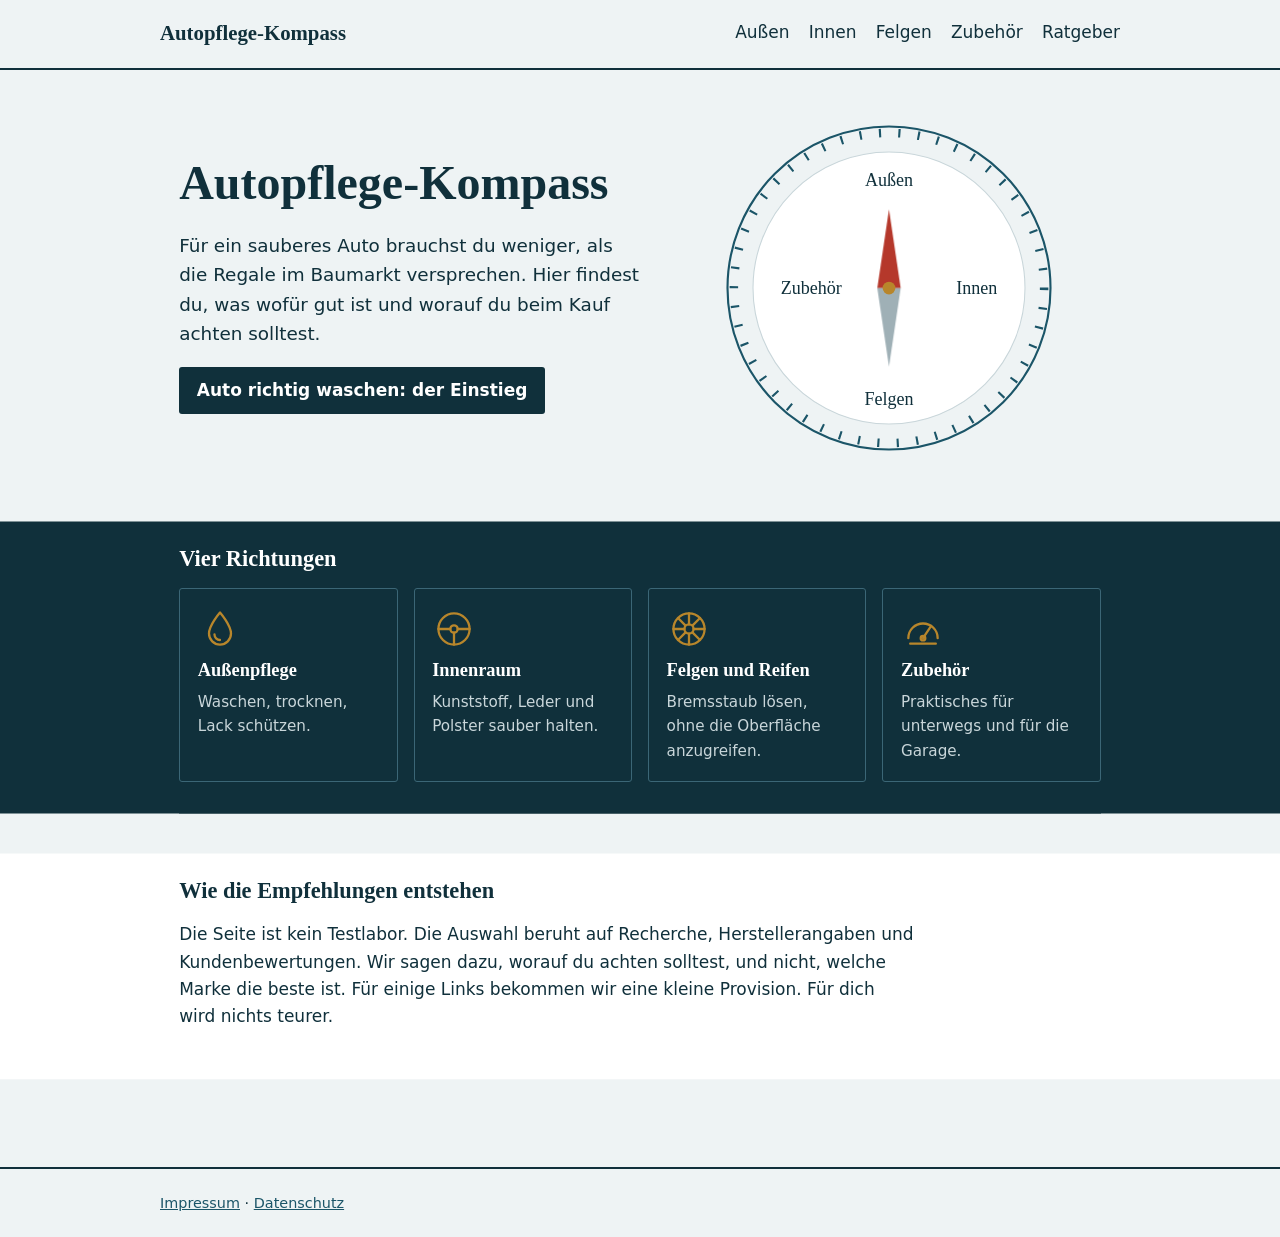
<file: index.html>
<!doctype html>
<html lang="de"><head><meta charset="utf-8">
<meta name="viewport" content="width=device-width,initial-scale=1">
<title>Autopflege-Kompass: Orientierung für Autopflege und Zubehör</title>
<meta name="description" content="Welche Pflegeprodukte brauchst du wirklich? Der Autopflege-Kompass zeigt, worauf es bei Außenpflege, Innenraum, Felgen und Zubehör ankommt.">
<link rel="stylesheet" href="style.css"></head>
<body><header class="top"><a class="brand" href="index.html">Autopflege-Kompass</a>
<nav><a href="kategorie.html?k=aussen">Außen</a><a href="kategorie.html?k=innen">Innen</a><a href="kategorie.html?k=felgen">Felgen</a><a href="kategorie.html?k=zubehoer">Zubehör</a><a href="ratgeber-auto-waschen.html">Ratgeber</a></nav></header>
<main>

<section class="hero"><div><h1>Autopflege-Kompass</h1>
<p class="lead">Für ein sauberes Auto brauchst du weniger, als die Regale im Baumarkt versprechen. Hier findest du, was wofür gut ist und worauf du beim Kauf achten solltest.</p>
<p><a class="btn" href="ratgeber-auto-waschen.html">Auto richtig waschen: der Einstieg</a></p></div>
<svg class="compass" viewBox="0 0 320 320" role="img" aria-label="Kompass mit den Richtungen Außen, Innen, Felgen und Zubehör">
<circle cx="160" cy="160" r="152" fill="none" stroke="#1B5568" stroke-width="2"/>
<circle cx="160" cy="160" r="146" fill="none" stroke="#1B5568" stroke-width="8" stroke-dasharray="2 16.33"/>
<circle cx="160" cy="160" r="128" fill="#fff" stroke="#C9D6DA"/>
<g class="needle"><polygon points="160,86 171,160 149,160" fill="#B5382B"/><polygon points="160,234 171,160 149,160" fill="#9FB0B6"/></g>
<circle cx="160" cy="160" r="6" fill="#B8862B"/>
<g font-family="Georgia,serif" font-size="17" fill="#10303B">
<a href="kategorie.html?k=aussen"><text x="160" y="64" text-anchor="middle">Außen</text></a>
<a href="kategorie.html?k=innen"><text x="262" y="166" text-anchor="end">Innen</text></a>
<a href="kategorie.html?k=felgen"><text x="160" y="270" text-anchor="middle">Felgen</text></a>
<a href="kategorie.html?k=zubehoer"><text x="58" y="166">Zubehör</text></a></g></svg></section>
<section class="band"><h2>Vier Richtungen</h2><ul class="tiles">
<li><a href="kategorie.html?k=aussen"><span class="ic" data-i="aussen"></span><b>Außenpflege</b><span>Waschen, trocknen, Lack schützen.</span></a></li>
<li><a href="kategorie.html?k=innen"><span class="ic" data-i="innen"></span><b>Innenraum</b><span>Kunststoff, Leder und Polster sauber halten.</span></a></li>
<li><a href="kategorie.html?k=felgen"><span class="ic" data-i="felgen"></span><b>Felgen und Reifen</b><span>Bremsstaub lösen, ohne die Oberfläche anzugreifen.</span></a></li>
<li><a href="kategorie.html?k=zubehoer"><span class="ic" data-i="zubehoer"></span><b>Zubehör</b><span>Praktisches für unterwegs und für die Garage.</span></a></li></ul></section>
<section class="band light"><h2>Wie die Empfehlungen entstehen</h2>
<p>Die Seite ist kein Testlabor. Die Auswahl beruht auf Recherche, Herstellerangaben und Kundenbewertungen. Wir sagen dazu, worauf du achten solltest, und nicht, welche Marke die beste ist. Für einige Links bekommen wir eine kleine Provision. Für dich wird nichts teurer.</p></section>
</main>
<footer><p id="hinweis"></p><p><a href="impressum.html">Impressum</a> · <a href="datenschutz.html">Datenschutz</a></p></footer>
<script src="site.js"></script></body></html>
</file>
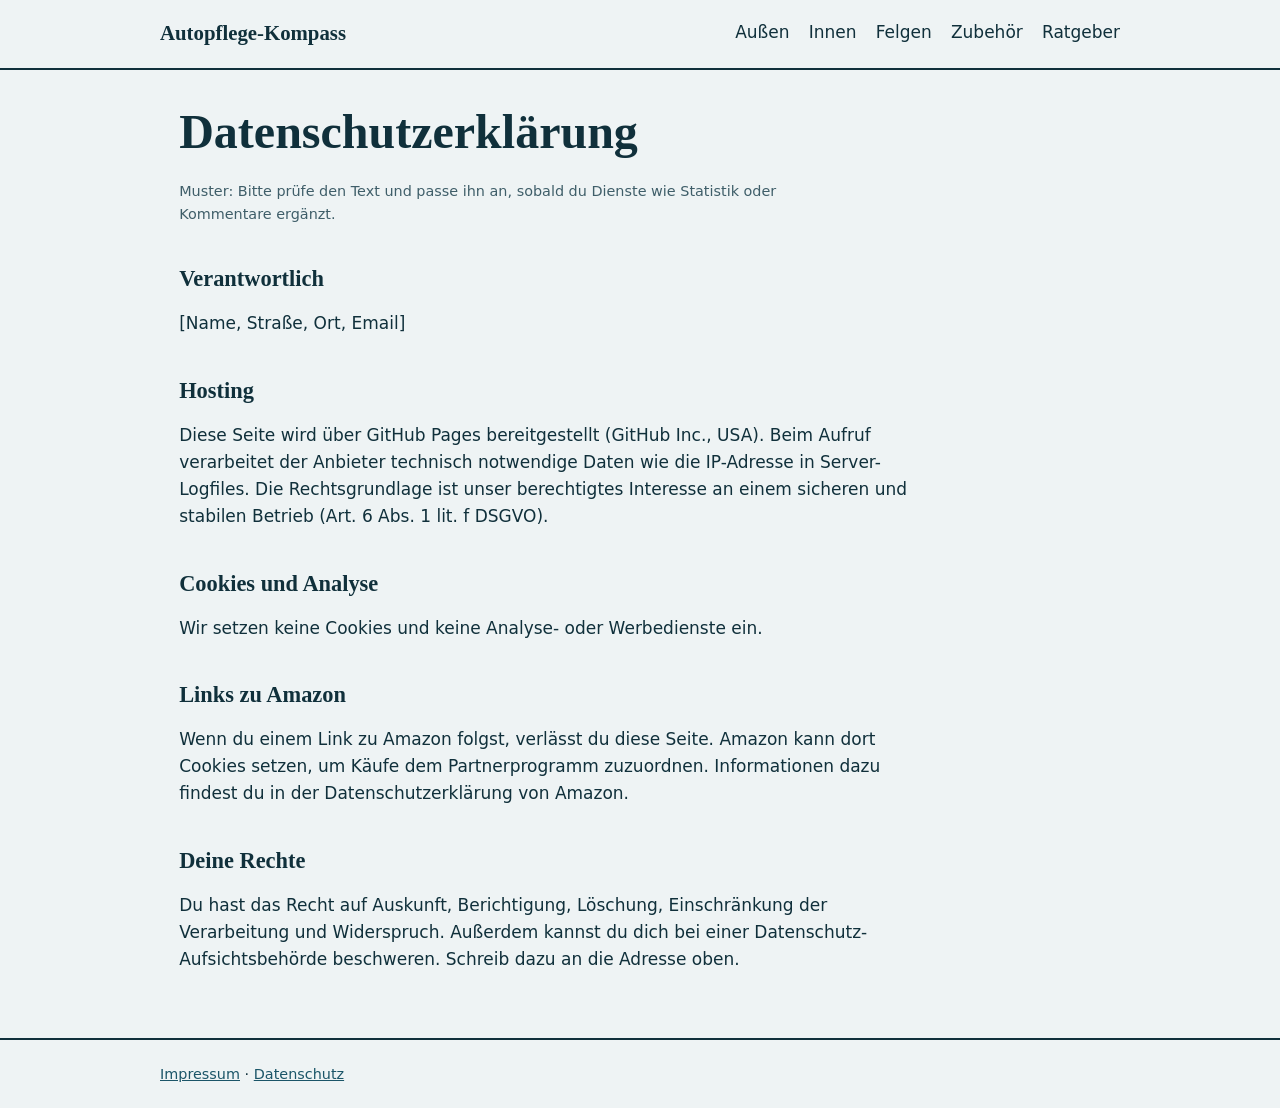
<file: datenschutz.html>
<!doctype html>
<html lang="de"><head><meta charset="utf-8">
<meta name="viewport" content="width=device-width,initial-scale=1">
<title>Datenschutzerklärung | Autopflege-Kompass</title>
<meta name="description" content="Datenschutzerklärung">
<link rel="stylesheet" href="style.css"></head>
<body><header class="top"><a class="brand" href="index.html">Autopflege-Kompass</a>
<nav><a href="kategorie.html?k=aussen">Außen</a><a href="kategorie.html?k=innen">Innen</a><a href="kategorie.html?k=felgen">Felgen</a><a href="kategorie.html?k=zubehoer">Zubehör</a><a href="ratgeber-auto-waschen.html">Ratgeber</a></nav></header>
<main>

<h1>Datenschutzerklärung</h1>
<p class="small">Muster: Bitte prüfe den Text und passe ihn an, sobald du Dienste wie Statistik oder Kommentare ergänzt.</p>
<h2>Verantwortlich</h2><p>[Name, Straße, Ort, Email]</p>
<h2>Hosting</h2><p>Diese Seite wird über GitHub Pages bereitgestellt (GitHub Inc., USA). Beim Aufruf verarbeitet der Anbieter technisch notwendige Daten wie die IP-Adresse in Server-Logfiles. Die Rechtsgrundlage ist unser berechtigtes Interesse an einem sicheren und stabilen Betrieb (Art. 6 Abs. 1 lit. f DSGVO).</p>
<h2>Cookies und Analyse</h2><p>Wir setzen keine Cookies und keine Analyse- oder Werbedienste ein.</p>
<h2>Links zu Amazon</h2><p>Wenn du einem Link zu Amazon folgst, verlässt du diese Seite. Amazon kann dort Cookies setzen, um Käufe dem Partnerprogramm zuzuordnen. Informationen dazu findest du in der Datenschutzerklärung von Amazon.</p>
<h2>Deine Rechte</h2><p>Du hast das Recht auf Auskunft, Berichtigung, Löschung, Einschränkung der Verarbeitung und Widerspruch. Außerdem kannst du dich bei einer Datenschutz-Aufsichtsbehörde beschweren. Schreib dazu an die Adresse oben.</p>
</main>
<footer><p id="hinweis"></p><p><a href="impressum.html">Impressum</a> · <a href="datenschutz.html">Datenschutz</a></p></footer>
<script src="site.js"></script></body></html>
</file>
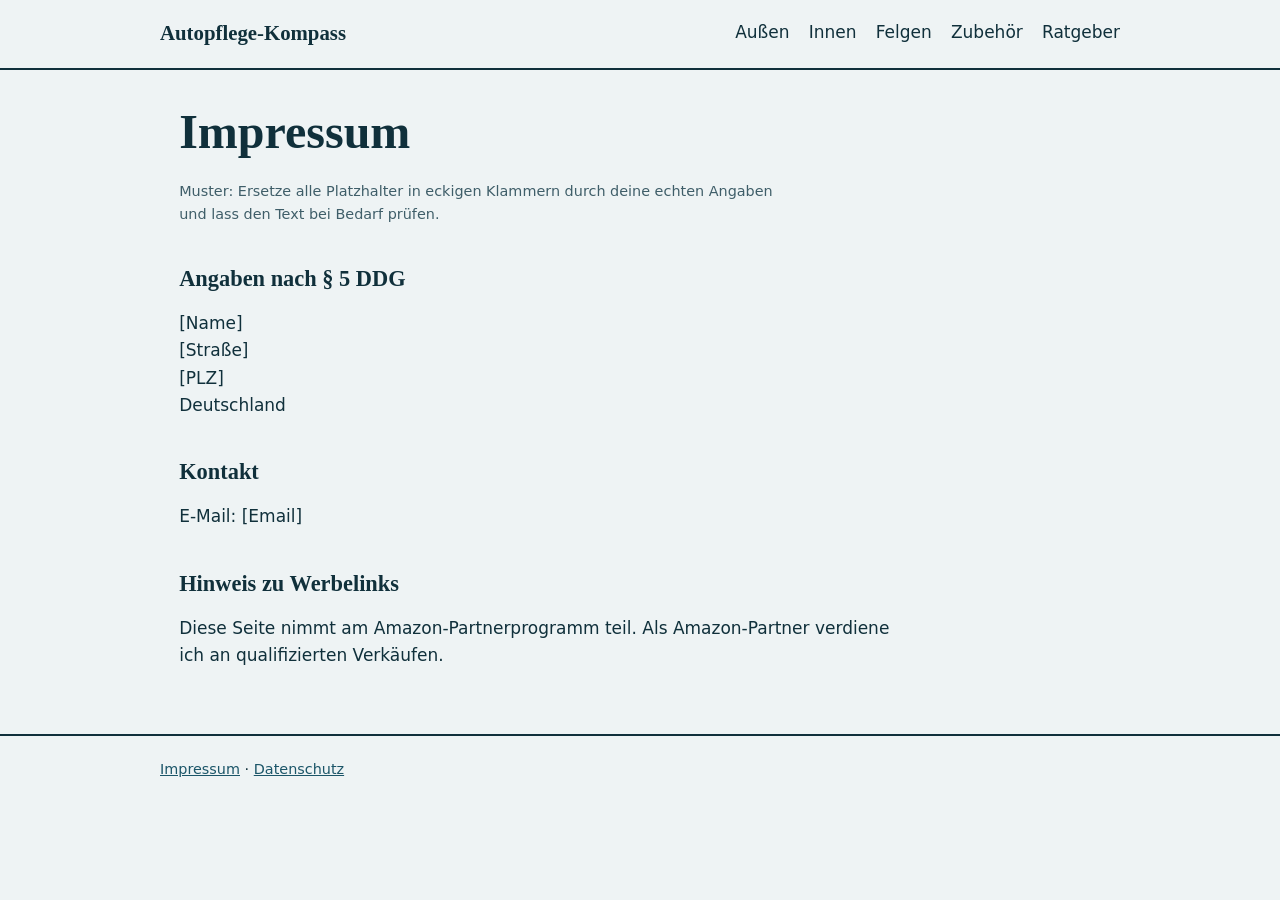
<file: impressum.html>
<!doctype html>
<html lang="de"><head><meta charset="utf-8">
<meta name="viewport" content="width=device-width,initial-scale=1">
<title>Impressum | Autopflege-Kompass</title>
<meta name="description" content="Impressum">
<link rel="stylesheet" href="style.css"></head>
<body><header class="top"><a class="brand" href="index.html">Autopflege-Kompass</a>
<nav><a href="kategorie.html?k=aussen">Außen</a><a href="kategorie.html?k=innen">Innen</a><a href="kategorie.html?k=felgen">Felgen</a><a href="kategorie.html?k=zubehoer">Zubehör</a><a href="ratgeber-auto-waschen.html">Ratgeber</a></nav></header>
<main>

<h1>Impressum</h1>
<p class="small">Muster: Ersetze alle Platzhalter in eckigen Klammern durch deine echten Angaben und lass den Text bei Bedarf prüfen.</p>
<h2>Angaben nach § 5 DDG</h2>
<p>[Name]<br>[Straße]<br>[PLZ]<br>Deutschland</p>
<h2>Kontakt</h2><p>E-Mail: [Email]</p>
<h2>Hinweis zu Werbelinks</h2><p>Diese Seite nimmt am Amazon-Partnerprogramm teil. Als Amazon-Partner verdiene ich an qualifizierten Verkäufen.</p>
</main>
<footer><p id="hinweis"></p><p><a href="impressum.html">Impressum</a> · <a href="datenschutz.html">Datenschutz</a></p></footer>
<script src="site.js"></script></body></html>
</file>
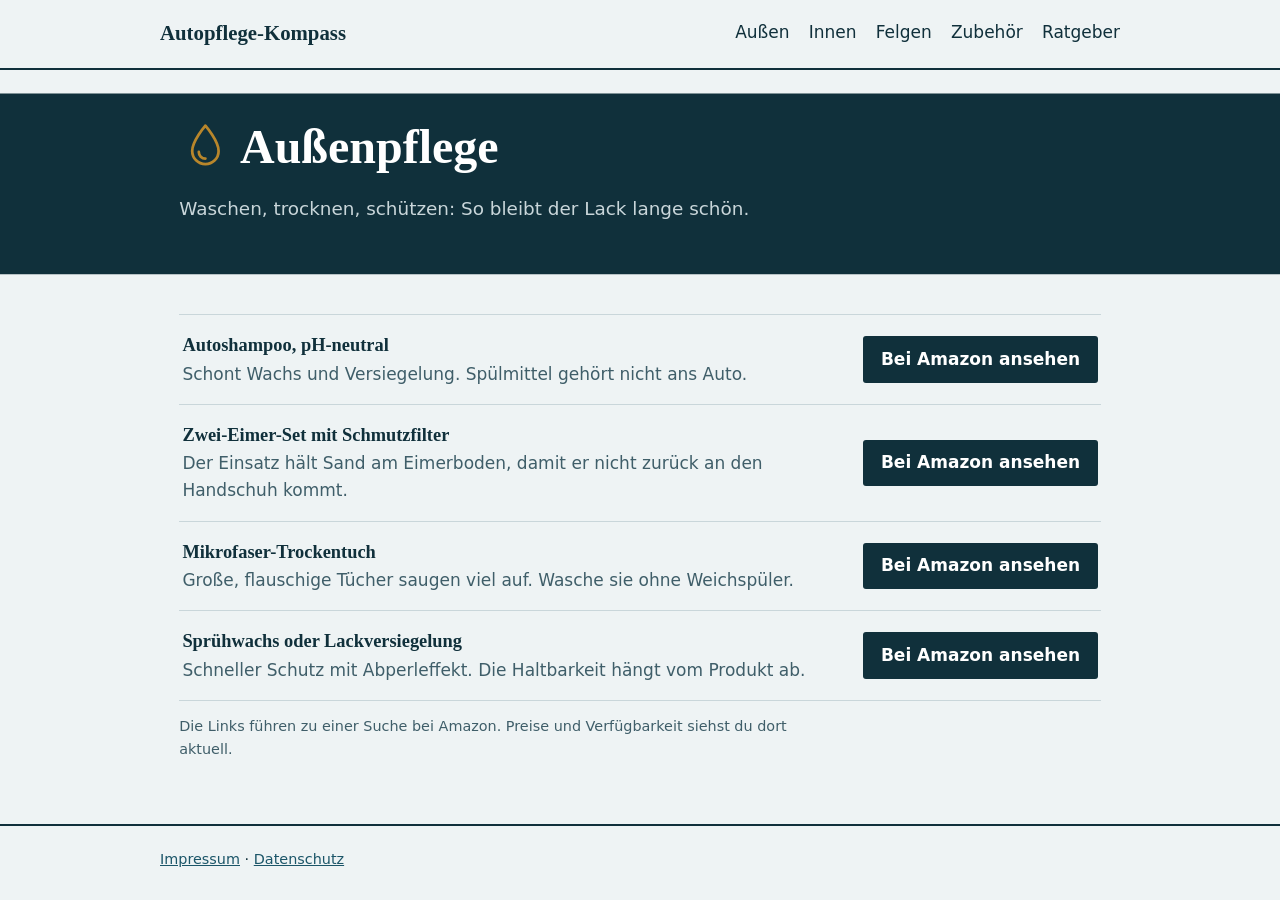
<file: kategorie.html>
<!doctype html>
<html lang="de"><head><meta charset="utf-8">
<meta name="viewport" content="width=device-width,initial-scale=1">
<title>Produktarten und Kaufberatung | Autopflege-Kompass</title>
<meta name="description" content="Worauf du bei Pflegeprodukten und Autozubehör achten solltest.">
<link rel="stylesheet" href="style.css"></head>
<body><header class="top"><a class="brand" href="index.html">Autopflege-Kompass</a>
<nav><a href="kategorie.html?k=aussen">Außen</a><a href="kategorie.html?k=innen">Innen</a><a href="kategorie.html?k=felgen">Felgen</a><a href="kategorie.html?k=zubehoer">Zubehör</a><a href="ratgeber-auto-waschen.html">Ratgeber</a></nav></header>
<main>

<div class="band first"><h1><span class="ic" id="kic"></span><span id="kt">Kategorie</span></h1><p class="lead" id="ki"></p></div><ul class="rows prod" id="liste"></ul>
<p class="small">Die Links führen zu einer Suche bei Amazon. Preise und Verfügbarkeit siehst du dort aktuell.</p>
</main>
<footer><p id="hinweis"></p><p><a href="impressum.html">Impressum</a> · <a href="datenschutz.html">Datenschutz</a></p></footer>
<script src="site.js"></script></body></html>
</file>
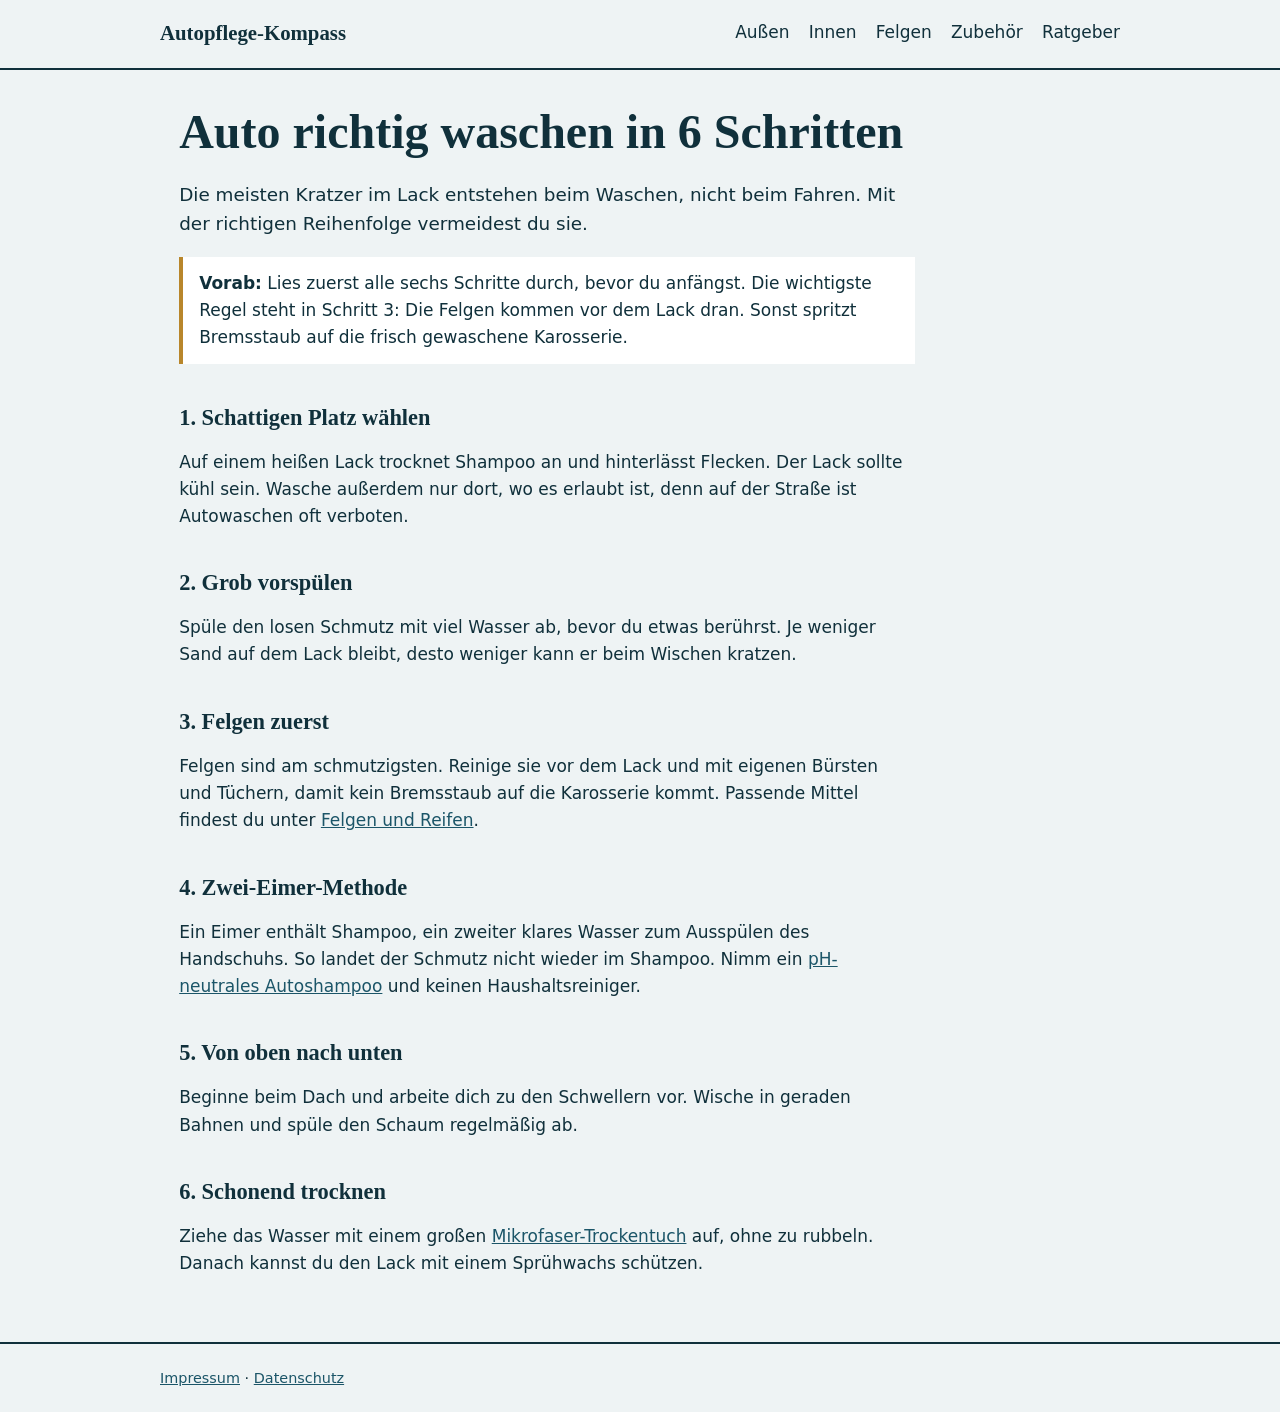
<file: ratgeber-auto-waschen.html>
<!doctype html>
<html lang="de"><head><meta charset="utf-8">
<meta name="viewport" content="width=device-width,initial-scale=1">
<title>Auto richtig waschen in 6 Schritten | Autopflege-Kompass</title>
<meta name="description" content="So wäschst du dein Auto von Hand lackschonend: Reihenfolge, Werkzeug und typische Fehler.">
<link rel="stylesheet" href="style.css"></head>
<body><header class="top"><a class="brand" href="index.html">Autopflege-Kompass</a>
<nav><a href="kategorie.html?k=aussen">Außen</a><a href="kategorie.html?k=innen">Innen</a><a href="kategorie.html?k=felgen">Felgen</a><a href="kategorie.html?k=zubehoer">Zubehör</a><a href="ratgeber-auto-waschen.html">Ratgeber</a></nav></header>
<main>

<article><h1>Auto richtig waschen in 6 Schritten</h1>
<p class="lead">Die meisten Kratzer im Lack entstehen beim Waschen, nicht beim Fahren. Mit der richtigen Reihenfolge vermeidest du sie.</p>
<p class="note"><b>Vorab:</b> Lies zuerst alle sechs Schritte durch, bevor du anfängst. Die wichtigste Regel steht in Schritt 3: Die Felgen kommen vor dem Lack dran. Sonst spritzt Bremsstaub auf die frisch gewaschene Karosserie.</p>
<h2>1. Schattigen Platz wählen</h2><p>Auf einem heißen Lack trocknet Shampoo an und hinterlässt Flecken. Der Lack sollte kühl sein. Wasche außerdem nur dort, wo es erlaubt ist, denn auf der Straße ist Autowaschen oft verboten.</p>
<h2>2. Grob vorspülen</h2><p>Spüle den losen Schmutz mit viel Wasser ab, bevor du etwas berührst. Je weniger Sand auf dem Lack bleibt, desto weniger kann er beim Wischen kratzen.</p>
<h2>3. Felgen zuerst</h2><p>Felgen sind am schmutzigsten. Reinige sie vor dem Lack und mit eigenen Bürsten und Tüchern, damit kein Bremsstaub auf die Karosserie kommt. Passende Mittel findest du unter <a href="kategorie.html?k=felgen">Felgen und Reifen</a>.</p>
<h2>4. Zwei-Eimer-Methode</h2><p>Ein Eimer enthält Shampoo, ein zweiter klares Wasser zum Ausspülen des Handschuhs. So landet der Schmutz nicht wieder im Shampoo. Nimm ein <a data-q="autoshampoo ph neutral" rel="sponsored noopener" target="_blank">pH-neutrales Autoshampoo</a> und keinen Haushaltsreiniger.</p>
<h2>5. Von oben nach unten</h2><p>Beginne beim Dach und arbeite dich zu den Schwellern vor. Wische in geraden Bahnen und spüle den Schaum regelmäßig ab.</p>
<h2>6. Schonend trocknen</h2><p>Ziehe das Wasser mit einem großen <a data-q="mikrofaser trockentuch auto" rel="sponsored noopener" target="_blank">Mikrofaser-Trockentuch</a> auf, ohne zu rubbeln. Danach kannst du den Lack mit einem Sprühwachs schützen.</p></article>
</main>
<footer><p id="hinweis"></p><p><a href="impressum.html">Impressum</a> · <a href="datenschutz.html">Datenschutz</a></p></footer>
<script src="site.js"></script></body></html>
</file>
<file: style.css>
:root{--mist:#EEF3F4;--ink:#10303B;--petrol:#1B5568;--brass:#B8862B;--needle:#B5382B;--line:#C9D6DA}
*{box-sizing:border-box}
body{margin:0;background:var(--mist);color:var(--ink);font:17px/1.6 system-ui,-apple-system,"Segoe UI",sans-serif}
h1,h2,.brand{font-family:Georgia,"Iowan Old Style",serif;line-height:1.2}
h1{font-size:clamp(2rem,5vw,3rem);margin:.2em 0 .4em}
h2{font-size:1.4rem;margin:1.8em 0 .4em}
a{color:var(--petrol)}
a:focus-visible,.btn:focus-visible{outline:3px solid var(--brass);outline-offset:2px}
.top{display:flex;flex-wrap:wrap;gap:.5rem 2rem;align-items:center;justify-content:space-between;padding:1rem max(1.2rem,calc((100% - 960px)/2));border-bottom:2px solid var(--ink)}
.brand{font-size:1.3rem;font-weight:700;color:var(--ink);text-decoration:none}
nav{display:flex;flex-wrap:wrap;gap:.3rem 1.2rem}
nav a{color:var(--ink);text-decoration:none;padding:.2rem 0;border-bottom:2px solid transparent}
nav a:hover{border-color:var(--brass)}
main{max-width:960px;margin:0 auto;padding:1.5rem 1.2rem 3rem}
article,main>p,main>h1,main>h2,main>section>p{max-width:68ch}
.lead{font-size:1.15rem}
.hero{display:grid;grid-template-columns:1.1fr 1fr;gap:2rem;align-items:center;padding:1.5rem 0}
.compass{width:100%;max-width:340px;justify-self:center}
.compass a text{cursor:pointer}.compass a:hover text{text-decoration:underline}
.needle{transform-origin:160px 160px;animation:swing 2.6s cubic-bezier(.2,.8,.2,1) both}
@keyframes swing{0%{transform:rotate(-120deg)}35%{transform:rotate(25deg)}60%{transform:rotate(-10deg)}80%{transform:rotate(4deg)}100%{transform:rotate(0)}}
@media(prefers-reduced-motion:reduce){.needle{animation:none}}
.btn{display:inline-block;background:var(--ink);color:#fff;padding:.6rem 1.1rem;border-radius:3px;text-decoration:none;font-weight:600;white-space:nowrap}
.btn:hover{background:var(--petrol)}
.rows{list-style:none;margin:0;padding:0;border-top:1px solid var(--line)}
.rows li{border-bottom:1px solid var(--line)}
.rows li>a:not(.btn){display:flex;flex-direction:column;padding:1rem .2rem;text-decoration:none;color:var(--ink)}
.rows li>a:not(.btn):hover b{text-decoration:underline}
.rows b{font-family:Georgia,serif;font-size:1.15rem}
.prod li{display:flex;gap:1.5rem;align-items:center;justify-content:space-between;padding:1rem .2rem}
.prod span,.rows span{display:block;color:#3F5E69}
.note{border-left:4px solid var(--brass);background:#fff;padding:.8rem 1rem}
.small{font-size:.9rem;color:#3F5E69}
footer{border-top:2px solid var(--ink);padding:1.2rem max(1.2rem,calc((100% - 960px)/2));font-size:.9rem}
footer p{margin:.2rem 0}
@media(max-width:700px){.hero{grid-template-columns:1fr}.prod li{flex-direction:column;align-items:flex-start;gap:.7rem}}

.band{background:var(--ink);color:#fff;box-shadow:0 0 0 100vmax var(--ink);clip-path:inset(0 -100vmax);padding:1.5rem 0 2rem;margin:2.5rem 0}
.band.first{margin-top:0}
.band h1,.band h2{color:#fff;margin-top:0}
.band.light{background:#fff;color:var(--ink);box-shadow:0 0 0 100vmax #fff}
.band.light h2{color:var(--ink)}
.band .lead{color:#C9D6DA}
.tiles{list-style:none;margin:1rem 0 0;padding:0;display:grid;grid-template-columns:repeat(4,1fr);gap:1rem}
.tiles a{display:flex;flex-direction:column;gap:.3rem;height:100%;padding:1.1rem;border:1px solid #3B6676;border-radius:3px;color:#fff;text-decoration:none}
.tiles a:hover{border-color:var(--brass);background:#16414F}
.tiles b{font-family:Georgia,serif;font-size:1.15rem}
.tiles span:not(.ic){color:#C9D6DA;font-size:.95rem}
.ic{display:inline-block;width:44px;height:44px;color:var(--brass)}
.ic svg{width:100%;height:100%;fill:none;stroke:currentColor;stroke-width:2.5;stroke-linecap:round;stroke-linejoin:round}
h1 .ic{width:1.1em;height:1.1em;vertical-align:-.2em;margin-right:.5rem}
@media(max-width:800px){.tiles{grid-template-columns:repeat(2,1fr)}}
@media(max-width:480px){.tiles{grid-template-columns:1fr}}
</file>
